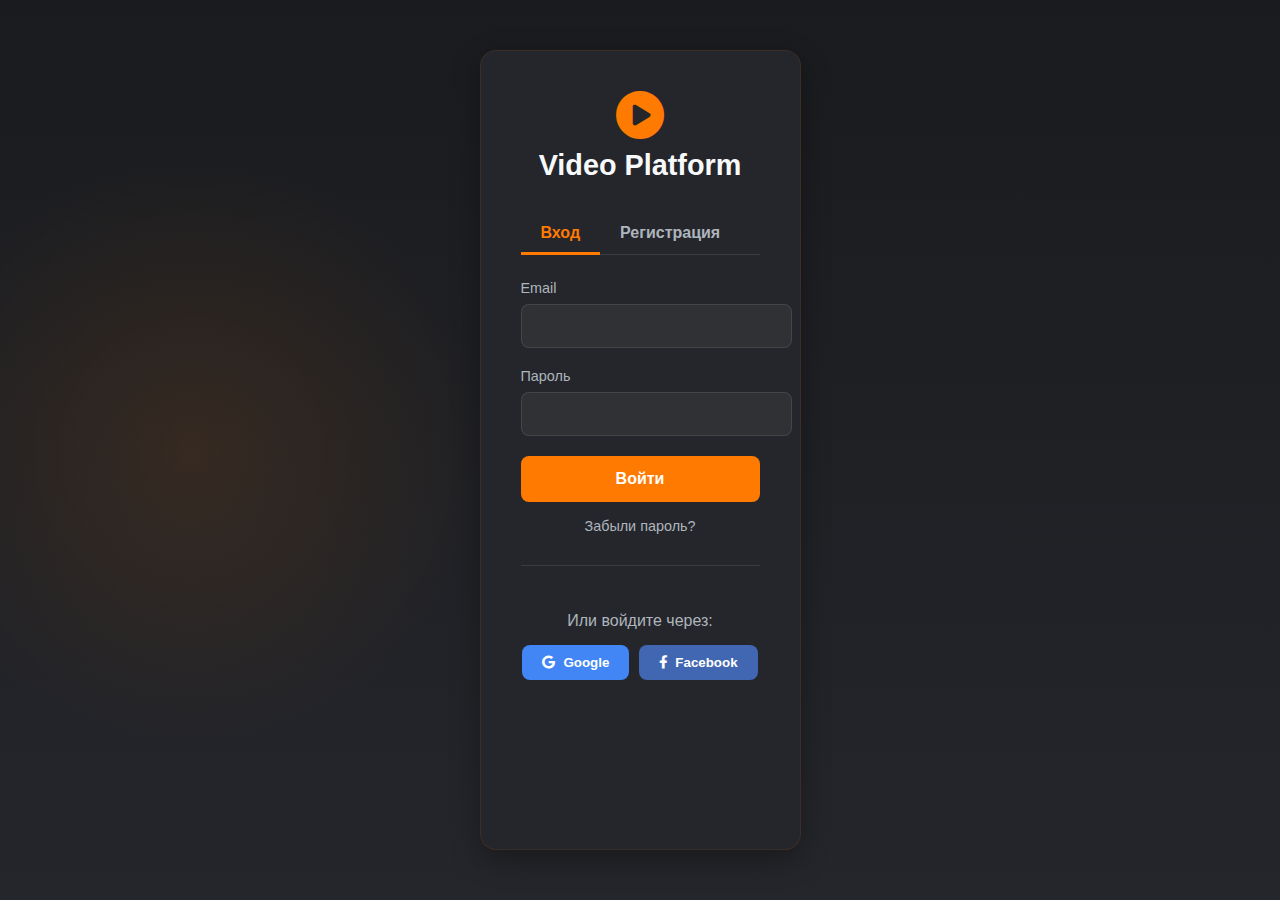
<file: auth.html>
<!DOCTYPE html>
<html lang="en">
<head>
    <meta charset="UTF-8">
    <meta name="viewport" content="width=device-width, initial-scale=1.0">
    <title>Authorization | Video Platform</title>
    <link rel="stylesheet" href="https://cdnjs.cloudflare.com/ajax/libs/font-awesome/6.0.0/css/all.min.css">
    <link rel="stylesheet" href="style.css">
    <style>
        .auth-container {
            max-width: 450px;
            margin: 50px auto;
            padding: 40px;
            background: var(--secondary-bg);
            border-radius: 16px;
            box-shadow: 0 10px 30px rgba(0, 0, 0, 0.3);
            border: 1px solid rgba(255, 122, 0, 0.1);
        }
        
        .auth-logo {
            text-align: center;
            margin-bottom: 30px;
        }
        
        .auth-logo i {
            font-size: 3rem;
            color: var(--accent-color);
        }
        
        .auth-logo h1 {
            margin: 10px 0 0;
            font-size: 1.8rem;
        }
        
        .auth-tabs {
            display: flex;
            margin-bottom: 25px;
            border-bottom: 1px solid rgba(255,255,255,0.1);
        }
        
        .tab {
            padding: 12px 20px;
            cursor: pointer;
            color: var(--text-secondary);
            font-weight: 600;
            position: relative;
            transition: all 0.3s;
        }
        
        .tab.active {
            color: var(--accent-color);
        }
        
        .tab.active::after {
            content: '';
            position: absolute;
            bottom: -1px;
            left: 0;
            width: 100%;
            height: 3px;
            background: var(--accent-color);
        }
        
        .auth-form {
            display: none;
            margin-bottom: 25px;
        }
        
        .auth-form.active {
            display: block;
        }
        
        .form-group {
            margin-bottom: 20px;
        }
        
        .form-group label {
            display: block;
            margin-bottom: 8px;
            font-size: 0.9rem;
            color: var(--text-secondary);
        }
        
        .form-group input {
            width: 100%;
            padding: 12px 15px;
            background: rgba(255,255,255,0.05);
            border: 1px solid rgba(255,255,255,0.1);
            border-radius: 8px;
            color: var(--text-primary);
            font-size: 1rem;
            transition: all 0.3s;
        }
        
        .form-group input:focus {
            outline: none;
            border-color: var(--accent-color);
            box-shadow: 0 0 0 3px rgba(255,122,0,0.1);
        }
        
        .auth-btn {
            width: 100%;
            padding: 14px;
            background: var(--accent-color);
            color: white;
            border: none;
            border-radius: 8px;
            font-size: 1rem;
            font-weight: 600;
            cursor: pointer;
            transition: all 0.3s;
        }
        
        .auth-btn:hover {
            background: var(--accent-hover);
        }
        
        .auth-links {
            text-align: center;
            margin-top: 15px;
        }
        
        .auth-links a {
            color: var(--text-secondary);
            font-size: 0.9rem;
            text-decoration: none;
            transition: color 0.3s;
        }
        
        .auth-links a:hover {
            color: var(--accent-color);
        }
        
        .auth-social {
            text-align: center;
            margin-top: 30px;
            padding-top: 30px;
            border-top: 1px solid rgba(255,255,255,0.1);
        }
        
        .auth-social p {
            color: var(--text-secondary);
            margin-bottom: 15px;
        }
        
        .social-buttons {
            display: flex;
            gap: 10px;
            justify-content: center;
        }
        
        .social-btn {
            padding: 10px 20px;
            border-radius: 8px;
            border: none;
            font-weight: 600;
            cursor: pointer;
            display: flex;
            align-items: center;
            gap: 8px;
            transition: all 0.3s;
        }
        
        .social-btn.google {
            background: #4285F4;
            color: white;
        }
        
        .social-btn.facebook {
            background: #4267B2;
            color: white;
        }
        
        .social-btn:hover {
            opacity: 0.9;
        }
        
        @keyframes fadeIn {
            from { opacity: 0; transform: translateY(10px); }
            to { opacity: 1; transform: translateY(0); }
        }
        
        .auth-form {
            animation: fadeIn 0.4s ease;
        }
        
        @media (max-width: 576px) {
            .auth-container {
                padding: 25px;
            }
            
            .social-buttons {
                flex-direction: column;
            }
            
            .social-btn {
                justify-content: center;
            }
        }
    </style>
</head>
<body>
    <div class="auth-container">
        <div class="auth-logo">
            <i class="fas fa-play-circle"></i>
            <h1>Video Platform</h1>
        </div>
        
        <div class="auth-tabs">
            <div class="tab active" data-tab="login">Вход</div>
            <div class="tab" data-tab="register">Регистрация</div>
        </div>
        
        <form id="login-form" class="auth-form active">
            <div class="form-group">
                <label for="login-email">Email</label>
                <input type="email" id="login-email" required>
            </div>
            <div class="form-group">
                <label for="login-password">Пароль</label>
                <input type="password" id="login-password" required>
            </div>
            <button type="submit" class="auth-btn">Войти</button>
            <div class="auth-links">
                <a href="#" id="forgot-password">Забыли пароль?</a>
            </div>
        </form>
        
        <form id="register-form" class="auth-form">
            <div class="form-group">
                <label for="register-username">Имя пользователя</label>
                <input type="text" id="register-username" required>
            </div>
            <div class="form-group">
                <label for="register-email">Email</label>
                <input type="email" id="register-email" required>
            </div>
            <div class="form-group">
                <label for="register-password">Пароль</label>
                <input type="password" id="register-password" minlength="6" required>
            </div>
            <div class="form-group">
                <label for="register-confirm">Подтвердите пароль</label>
                <input type="password" id="register-confirm" required>
            </div>
            <button type="submit" class="auth-btn">Зарегистрироваться</button>
        </form>
        
        <div class="auth-social">
            <p>Или войдите через:</p>
            <div class="social-buttons">
                <button class="social-btn google">
                    <i class="fab fa-google"></i> Google
                </button>
                <button class="social-btn facebook">
                    <i class="fab fa-facebook-f"></i> Facebook
                </button>
            </div>
        </div>
    </div>

    <script src="auth.js"></script>
</body>
</html>
</file>
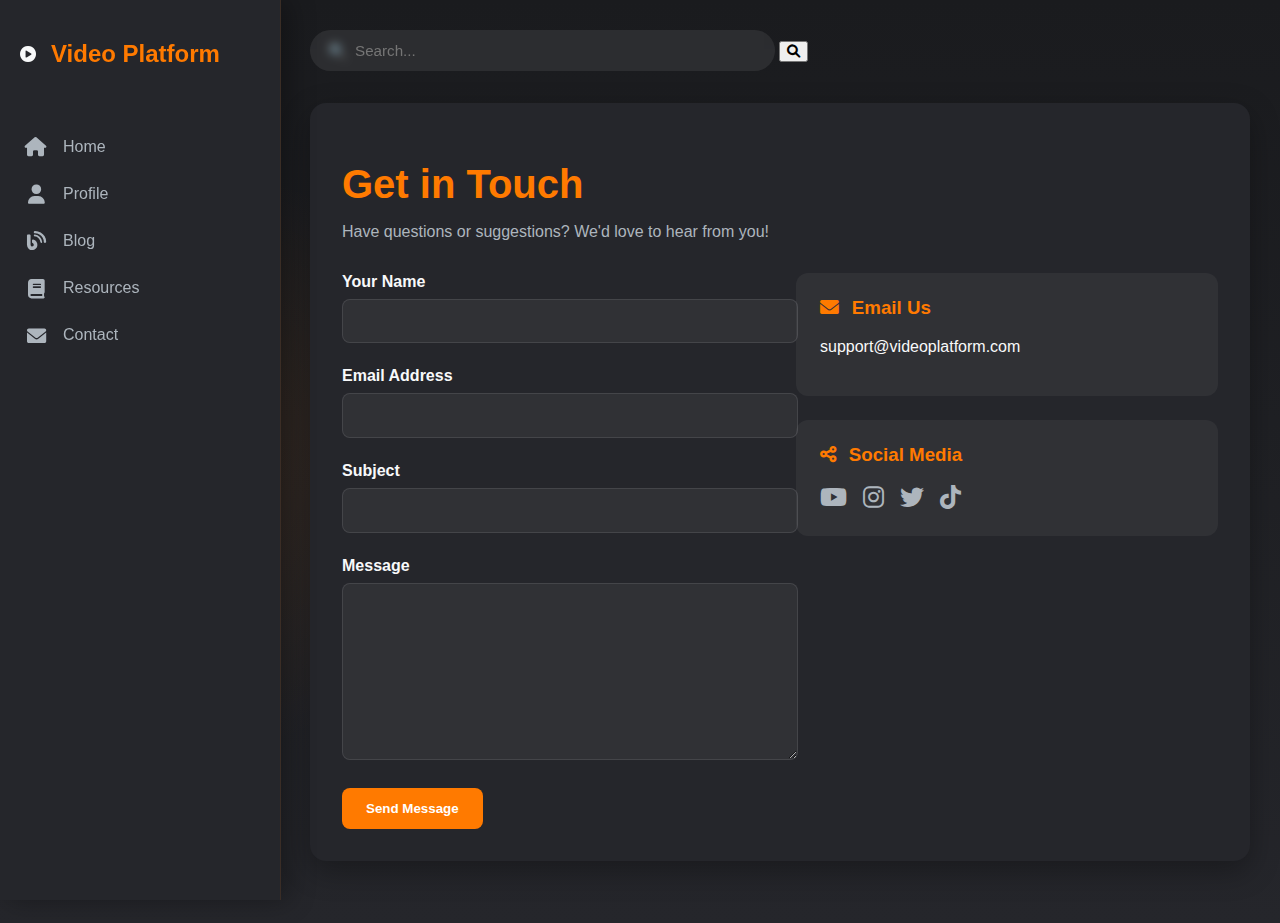
<file: contact.html>
<!DOCTYPE html>
<html lang="en">
<head>
    <meta charset="UTF-8">
    <meta name="viewport" content="width=device-width, initial-scale=1.0">
    <title>Contact | Video Platform</title>
    <link rel="stylesheet" href="https://cdnjs.cloudflare.com/ajax/libs/font-awesome/6.0.0/css/all.min.css">
    <link rel="stylesheet" href="style.css">
    <link rel="stylesheet" href="contact.css">
</head>
<body>
    <div class="sidebar" id="sidebar">
        <div class="sidebar" id="sidebar">
    <div class="logo">
        <i class="fas fa-play-circle logo-icon"></i>
        <h2>Video Platform</h2>
    </div>
    <nav class="navbar">
        <a href="index.html" class="nav-link"><i class="fas fa-home"></i><span>Home</span></a>
        <a href="profile.html" class="nav-link"><i class="fas fa-user"></i><span>Profile</span></a>
        <a href="blog.html" class="nav-link"><i class="fas fa-blog"></i><span>Blog</span></a>
        <a href="resources.html" class="nav-link"><i class="fas fa-book"></i><span>Resources</span></a>
        <a href="contact.html" class="nav-link"><i class="fas fa-envelope"></i><span>Contact</span></a>
    </nav>
</div>
    </div>

    <div class="main-content">
        <header>
            <div class="search-bar">
                <input type="text" placeholder="Search...">
                <button class="search-btn"><i class="fas fa-search"></i></button>
            </div>
        </header>

        <div class="contact-container">
            <div class="contact-header">
                <h1>Get in Touch</h1>
                <p>Have questions or suggestions? We'd love to hear from you!</p>
            </div>

            <div class="contact-grid">
                <div class="contact-form-container">
                    <form class="contact-form">
                        <div class="form-group">
                            <label for="name">Your Name</label>
                            <input type="text" id="name" required>
                        </div>
                        <div class="form-group">
                            <label for="email">Email Address</label>
                            <input type="email" id="email" required>
                        </div>
                        <div class="form-group">
                            <label for="subject">Subject</label>
                            <input type="text" id="subject">
                        </div>
                        <div class="form-group">
                            <label for="message">Message</label>
                            <textarea id="message" rows="5" required></textarea>
                        </div>
                        <button type="submit" class="submit-btn">Send Message</button>
                    </form>
                </div>

                <div class="contact-info">
                    <div class="info-card">
                        <h3><i class="fas fa-envelope"></i> Email Us</h3>
                        <p>support@videoplatform.com</p>
                    </div>
                    <div class="info-card">
                        <h3><i class="fas fa-share-alt"></i> Social Media</h3>
                        <div class="social-links">
                            <a href="#"><i class="fab fa-youtube"></i></a>
                            <a href="#"><i class="fab fa-instagram"></i></a>
                            <a href="#"><i class="fab fa-twitter"></i></a>
                            <a href="#"><i class="fab fa-tiktok"></i></a>
                        </div>
                    </div>
                </div>
            </div>
        </div>
    </div>

    <script src="contact.js"></script>
</body>
</html>
</file>
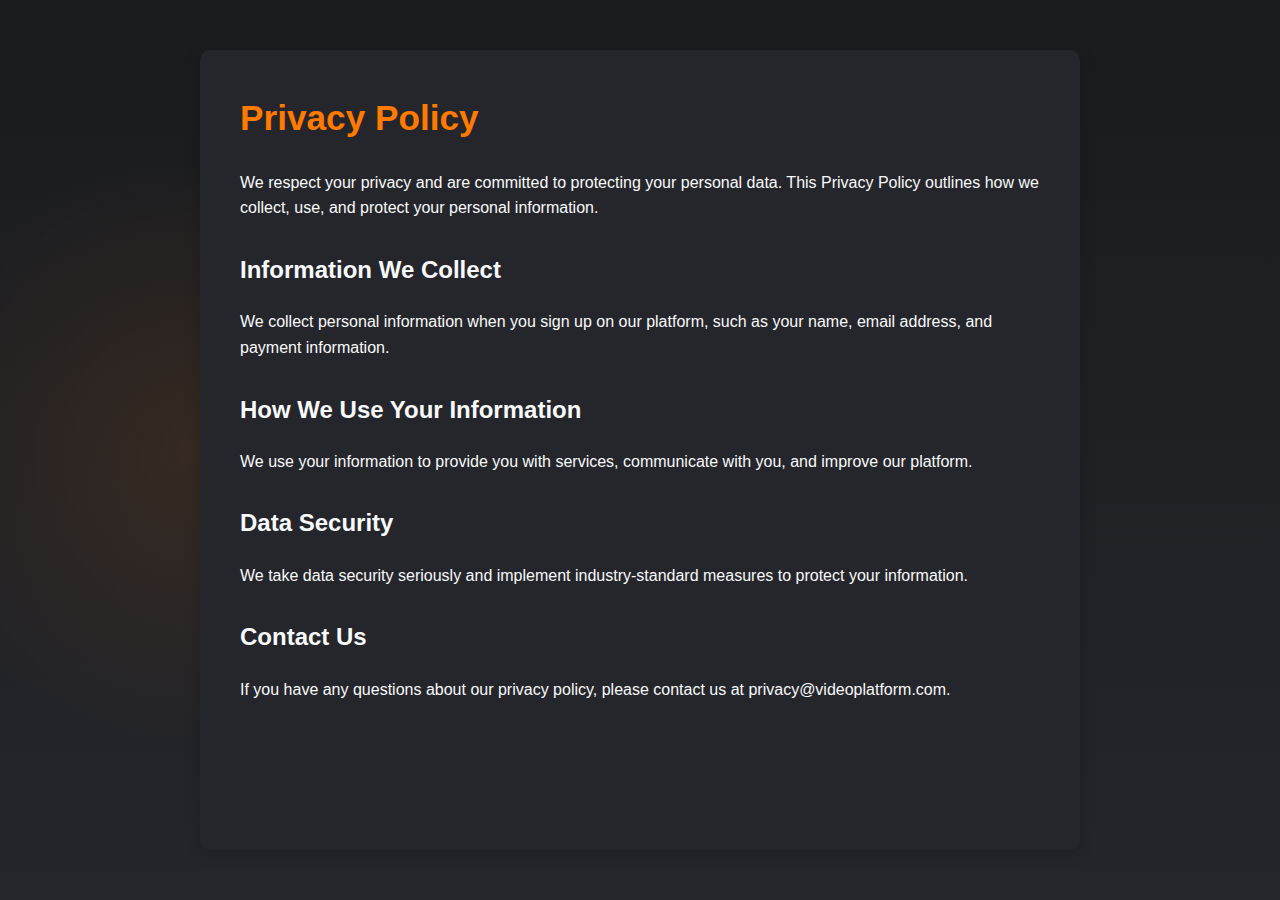
<file: privacy-policy.html>
<!DOCTYPE html>
<html lang="en">
<head>
    <meta charset="UTF-8">
    <meta name="viewport" content="width=device-width, initial-scale=1.0">
    <title>Privacy Policy</title>
    <link rel="stylesheet" href="privacy-policy.css">
</head>
<body>
    <div class="content-container">
        <h1>Privacy Policy</h1>
        <p>We respect your privacy and are committed to protecting your personal data. This Privacy Policy outlines how we collect, use, and protect your personal information.</p>
        <h2>Information We Collect</h2>
        <p>We collect personal information when you sign up on our platform, such as your name, email address, and payment information.</p>
        <h2>How We Use Your Information</h2>
        <p>We use your information to provide you with services, communicate with you, and improve our platform.</p>
        <h2>Data Security</h2>
        <p>We take data security seriously and implement industry-standard measures to protect your information.</p>
        <h2>Contact Us</h2>
        <p>If you have any questions about our privacy policy, please contact us at privacy@videoplatform.com.</p>
    </div>
</body>
<link rel="stylesheet" href="https://cdnjs.cloudflare.com/ajax/libs/font-awesome/6.0.0/css/all.min.css">
</html>
</file>
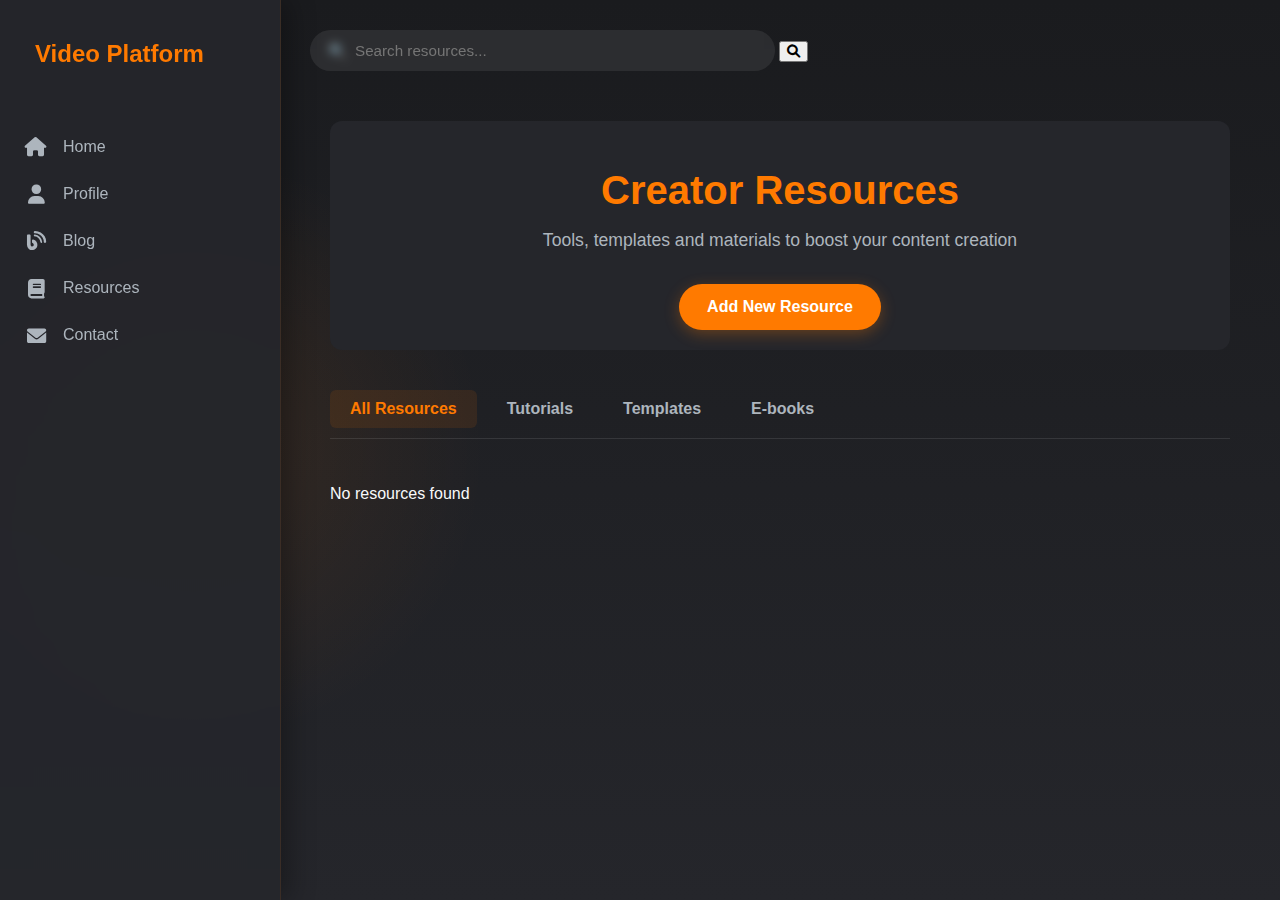
<file: resources.html>
<!DOCTYPE html>
<html lang="en">
<head>
    <meta charset="UTF-8">
    <meta name="viewport" content="width=device-width, initial-scale=1.0">
    <title>Resources | Video Platform</title>
    <link rel="stylesheet" href="https://cdnjs.cloudflare.com/ajax/libs/font-awesome/6.0.0/css/all.min.css">
    <link rel="stylesheet" href="style.css">
    <link rel="stylesheet" href="resources.css">
</head>
<body>
    <div class="sidebar" id="sidebar">
        <div class="logo">
            <h2>Video Platform</h2>
        </div>
        <nav class="navbar">
            <a href="index.html" class="nav-link"><i class="fas fa-home"></i><span>Home</span></a>
            <a href="profile.html" class="nav-link"><i class="fas fa-user"></i><span>Profile</span></a>
            <a href="blog.html" class="nav-link"><i class="fas fa-blog"></i><span>Blog</span></a>
            <a href="resources.html" class="nav-link active"><i class="fas fa-book"></i><span>Resources</span></a>
            <a href="contact.html" class="nav-link"><i class="fas fa-envelope"></i><span>Contact</span></a>
        </nav>
    </div>

    <div class="main-content">
        <header>
            <div class="search-bar">
                <input type="text" placeholder="Search resources...">
                <button class="search-btn"><i class="fas fa-search"></i></button>
            </div>
        </header>

        <div class="resources-container">
            <div class="resources-header">
                <h1>Creator Resources</h1>
                <p>Tools, templates and materials to boost your content creation</p>
                <button id="add-resource-btn" class="btn-primary">Add New Resource</button>
            </div>

            <div class="add-resource-form" id="add-resource-form" style="display: none;">
                <h2>Add New Resource</h2>
                <form id="resource-form">
                    <div class="form-group">
                        <label for="resource-title">Title</label>
                        <input type="text" id="resource-title" required>
                    </div>
                    <div class="form-group">
                        <label for="resource-url">URL</label>
                        <input type="url" id="resource-url" placeholder="https://" required>
                    </div>
                    <div class="form-group">
                        <label for="resource-category">Category</label>
                        <select id="resource-category" required>
                            <option value="">Select category</option>
                            <option value="Tutorials">Tutorials</option>
                            <option value="Templates">Templates</option>
                            <option value="E-books">E-books</option>
                            <option value="Tools">Tools</option>
                        </select>
                    </div>
                    <div class="form-actions">
                        <button type="button" id="cancel-resource" class="btn-secondary">Cancel</button>
                        <button type="submit" class="btn-primary">Save Resource</button>
                    </div>
                </form>
            </div>

            <div class="resources-tabs">
                <div class="tab active" data-tab="all">All Resources</div>
                <div class="tab" data-tab="tutorials">Tutorials</div>
                <div class="tab" data-tab="templates">Templates</div>
                <div class="tab" data-tab="ebooks">E-books</div>
            </div>

            <div class="resources-grid" id="resources-grid">
            </div>
        </div>
    </div>

    <script src="resources.js"></script>
</body>
</html>
</file>
<file: style.css>
:root {
    --primary-bg: #1a1b1e;
    --secondary-bg: #25262b;
    --accent-color: #FF7A00;
    --accent-hover: #FF922B;
    --text-primary: #f8f9fa;
    --text-secondary: #adb5bd;
    --sidebar-width: 280px;
    --sidebar-collapsed: 80px;
    --transition-speed: 0.4s;
  }
  
  body {
    font-family: 'Segoe UI', Roboto, sans-serif;
    margin: 0;
    padding: 0;
    background-color: var(--primary-bg);
    color: var(--text-primary);
    display: flex;
    min-height: 100vh;
    background-image: 
      radial-gradient(circle at 15% 50%, rgba(255, 122, 0, 0.1) 0%, transparent 25%),
      linear-gradient(to bottom, #1a1b1e, #25262b);
  }
  
  .sidebar {
    width: var(--sidebar-collapsed);
    height: 100vh;
    background: rgba(37, 38, 43, 0.95);
    backdrop-filter: blur(12px);
    position: fixed;
    transition: all var(--transition-speed) ease;
    overflow: hidden;
    z-index: 100;
    border-right: 1px solid rgba(255, 122, 0, 0.1);
    box-shadow: 4px 0 15px rgba(0, 0, 0, 0.2);
  }
  
  .sidebar > *:not(.logo) {
    opacity: 0;
    transition: opacity var(--transition-speed) ease;
    pointer-events: none;
  }
  
  .sidebar .nav-link span {
    display: none;
  }
  
  .sidebar .logo h2 {
    display: none;
  }
  
  .sidebar:hover {
    width: var(--sidebar-width);
    box-shadow: 8px 0 25px rgba(0, 0, 0, 0.3);
  }
  
  .sidebar:hover > *:not(.logo) {
    opacity: 1;
    pointer-events: auto;
  }
  
  .sidebar:hover .nav-link span {
    display: inline;
  }
  
  .sidebar:hover .logo h2 {
    display: block;
    opacity: 1;
    transform: translateX(0);
  }
  
  .logo {
    padding: 24px 20px;
    display: flex;
    align-items: center;
    position: relative;
    overflow: hidden;
    white-space: nowrap;
    height: 60px;
  }
  
  .logo h2 {
    color: var(--accent-color);
    margin: 0 0 0 15px;
    font-size: 1.5rem;
    font-weight: 700;
    opacity: 0;
    transform: translateX(-20px);
    transition: 
      opacity var(--transition-speed) ease,
      transform var(--transition-speed) ease;
  }
  
  .navbar {
    padding: 15px 0;
  }
  
  .nav-link {
    display: flex;
    align-items: center;
    padding: 14px 24px;
    color: var(--text-secondary);
    text-decoration: none;
    transition: all 0.3s ease;
    position: relative;
    white-space: nowrap;
  }
  
  .nav-link i {
    min-width: 24px;
    text-align: center;
    font-size: 1.2rem;
  }
  
  .nav-link span {
    margin-left: 15px;
    transition: opacity var(--transition-speed) ease;
  }
  
  .nav-link:hover {
    color: var(--text-primary);
    background: rgba(255, 122, 0, 0.08);
  }
  
  .nav-link::before {
    content: '';
    position: absolute;
    left: 0;
    top: 0;
    height: 100%;
    width: 3px;
    background: var(--accent-color);
    transform: scaleY(0);
    transition: transform 0.3s ease;
  }
  
  .nav-link:hover::before {
    transform: scaleY(1);
  }
  
  .main-content {
    margin-left: var(--sidebar-collapsed);
    padding: 30px;
    width: calc(100% - var(--sidebar-collapsed));
    transition: margin-left var(--transition-speed) ease;
  }
  
  .sidebar:hover ~ .main-content {
    margin-left: var(--sidebar-width);
    width: calc(100% - var(--sidebar-width));
  }
  
  .search-bar {
    position: relative;
    margin-bottom: 30px;
  }
  
  .search-bar input {
    padding: 12px 20px 12px 45px;
    border: none;
    border-radius: 30px;
    background: rgba(255, 255, 255, 0.08);
    color: var(--text-primary);
    width: 100%;
    max-width: 400px;
    font-size: 0.95rem;
    transition: all 0.3s ease;
    backdrop-filter: blur(5px);
  }
  
  .search-bar input:focus {
    outline: none;
    background: rgba(255, 255, 255, 0.12);
    box-shadow: 0 0 0 2px rgba(255, 122, 0, 0.3);
  }
  
  .search-bar::before {
    content: '🔍';
    position: absolute;
    left: 18px;
    top: 50%;
    transform: translateY(-50%);
    opacity: 0.6;
  }
  
  .video-grid {
    display: grid;
    grid-template-columns: repeat(auto-fill, minmax(280px, 1fr));
    gap: 24px;
  }
  
  .video-item {
    background: var(--secondary-bg);
    border-radius: 12px;
    overflow: hidden;
    transition: all 0.3s ease;
    position: relative;
    box-shadow: 0 4px 6px rgba(0, 0, 0, 0.1);
  }
  
  .video-item:hover {
    transform: translateY(-8px);
    box-shadow: 0 12px 20px rgba(0, 0, 0, 0.2);
  }
  
  .video-item::after {
    content: '';
    position: absolute;
    top: 0;
    left: 0;
    width: 100%;
    height: 100%;
    background: linear-gradient(to top, rgba(0,0,0,0.7) 0%, transparent 30%);
    opacity: 0;
    transition: opacity 0.3s ease;
  }
  
  .video-item:hover::after {
    opacity: 1;
  }
  
  .video-item iframe {
    width: 100%;
    height: 160px;
    border: none;
    display: block;
  }
  
  .video-item p {
    padding: 16px;
    margin: 0;
    font-weight: 500;
    position: relative;
    z-index: 1;
  }
  
  .menu-toggle {
    position: fixed;
    bottom: 30px;
    left: 20px;
    width: 40px;
    height: 40px;
    background: var(--accent-color);
    border-radius: 50%;
    display: flex;
    align-items: center;
    justify-content: center;
    cursor: pointer;
    z-index: 101;
    box-shadow: 0 4px 12px rgba(255, 122, 0, 0.3);
    transition: all 0.3s ease;
    opacity: 0;
    transform: translateX(-20px);
    color: white;
    font-size: 18px;
    border: none;
    outline: none;
  }
  
  .menu-toggle:hover {
    background: var(--accent-hover);
    transform: scale(1.1) translateX(-20px);
  }
  
  body:hover .menu-toggle {
    opacity: 1;
    transform: translateX(0);
  }
  
  .sidebar.force-open {
    width: var(--sidebar-width) !important;
  }
  
  .sidebar-overlay {
    display: none;
  }
  
  @media (max-width: 768px) {
    .sidebar {
      transform: translateX(-100%);
      width: var(--sidebar-width) !important;
    }
    
    .sidebar.force-open {
      transform: translateX(0);
    }
    
    .main-content {
      margin-left: 0 !important;
      width: 100% !important;
    }
    
    .sidebar-overlay {
      display: block;
    }
  }

.user-header {
    display: flex;
    justify-content: space-between;
    align-items: center;
    background: var(--secondary-bg);
    padding: 20px;
    border-radius: 12px;
    margin-bottom: 30px;
    border: 1px solid rgba(255, 122, 0, 0.1);
}

.user-info {
    display: flex;
    align-items: center;
    gap: 20px;
}

.user-info img {
    width: 80px;
    height: 80px;
    border-radius: 50%;
    object-fit: cover;
    border: 3px solid var(--accent-color);
}

.logout-btn {
    background: rgba(231, 76, 60, 0.1);
    color: #e74c3c;
    border: none;
    padding: 10px 20px;
    border-radius: 8px;
    cursor: pointer;
    display: flex;
    align-items: center;
    gap: 8px;
    transition: all 0.3s;
}

.logout-btn:hover {
    background: rgba(231, 76, 60, 0.2);
}

.comment-avatar {
    width: 50px;
    height: 50px;
    border-radius: 50%;
    object-fit: cover;
    margin-right: 15px;
}

.comment-input-container {
    flex: 1;
}

.comment-actions {
    display: flex;
    justify-content: flex-end;
    gap: 10px;
    margin-top: 10px;
}

.cancel-btn {
    background: rgba(255,255,255,0.05);
    border: 1px solid rgba(255,255,255,0.1);
}

.submit-btn {
    background: var(--accent-color);
    color: white;
}

.post-video-fallback {
    padding: 20px;
    background: rgba(255,122,0,0.1);
    border-radius: 8px;
    margin-top: 15px;
    text-align: center;
}

.video-link {
    color: var(--accent-color);
    text-decoration: none;
    font-weight: 600;
    margin-top: 10px;
    display: inline-block;
}
</file>
<file: contact.css>
.contact-container {
    max-width: 1200px;
    margin: 2rem auto;
    padding: 2rem;
    background: var(--secondary-bg);
    border-radius: 16px;
    box-shadow: 0 10px 30px rgba(0, 0, 0, 0.3);
}

.contact-header h1 {
    font-size: 2.5rem;
    color: var(--accent-color);
    margin-bottom: 0.5rem;
}

.contact-header p {
    color: var(--text-secondary);
    margin-bottom: 2rem;
}

.contact-grid {
    display: grid;
    grid-template-columns: 1fr 1fr;
    gap: 2rem;
}

.contact-form .form-group {
    margin-bottom: 1.5rem;
}

.contact-form label {
    display: block;
    margin-bottom: 0.5rem;
    color: var(--text-primary);
    font-weight: 600;
}

.contact-form input,
.contact-form textarea {
    width: 100%;
    padding: 0.8rem 1rem;
    background: rgba(255,255,255,0.05);
    border: 1px solid rgba(255,255,255,0.1);
    border-radius: 8px;
    color: var(--text-primary);
    font-size: 0.95rem;
}

.contact-form textarea {
    min-height: 150px;
    resize: vertical;
}

.submit-btn {
    background: var(--accent-color);
    color: white;
    border: none;
    padding: 0.8rem 1.5rem;
    border-radius: 8px;
    font-weight: 600;
    cursor: pointer;
    transition: background 0.3s;
}

.submit-btn:hover {
    background: var(--accent-hover);
}

.info-card {
    background: rgba(255,255,255,0.05);
    border-radius: 12px;
    padding: 1.5rem;
    margin-bottom: 1.5rem;
}

.info-card h3 {
    display: flex;
    align-items: center;
    gap: 0.8rem;
    margin-top: 0;
    color: var(--accent-color);
}

.social-links {
    display: flex;
    gap: 1rem;
    margin-top: 1rem;
}

.social-links a {
    color: var(--text-secondary);
    font-size: 1.5rem;
    transition: color 0.3s;
}

.social-links a:hover {
    color: var(--accent-color);
}

@media (max-width: 768px) {
    .contact-grid {
        grid-template-columns: 1fr;
    }
}
</file>
<file: privacy-policy.css>
@import url('style.css');

.content-container {
  max-width: 800px;
  margin: 50px auto;
  padding: 40px;
  background-color: var(--secondary-bg);
  border-radius: 10px;
  box-shadow: 0 4px 15px rgba(0, 0, 0, 0.2);
  line-height: 1.6;
}

.content-container h1 {
  color: var(--accent-color);
  margin-top: 0;
  font-size: 2.2rem;
}

.content-container h2 {
  color: var(--text-primary);
  margin-top: 30px;
  font-size: 1.5rem;
}

.content-container p {
  margin-bottom: 20px;
}

.content-container a {
  color: var(--accent-color);
  text-decoration: none;
}

.content-container a:hover {
  text-decoration: underline;
}
</file>
<file: resources.css>
.resources-container {
    max-width: 1200px;
    margin: 0 auto;
    padding: 20px;
}

.resources-header {
    text-align: center;
    margin-bottom: 40px;
    padding: 20px;
    background: var(--secondary-bg);
    border-radius: 12px;
}

.resources-header h1 {
    font-size: 2.5rem;
    color: var(--accent-color);
    margin-bottom: 10px;
}

.resources-header p {
    color: var(--text-secondary);
    font-size: 1.1rem;
}

.add-resource-form {
    background: var(--secondary-bg);
    border-radius: 12px;
    padding: 30px;
    margin-bottom: 40px;
    box-shadow: 0 5px 15px rgba(0,0,0,0.1);
    animation: fadeIn 0.3s ease-out;
}

.add-resource-form h2 {
    margin-top: 0;
    margin-bottom: 20px;
    padding-bottom: 15px;
    border-bottom: 1px solid rgba(255,255,255,0.1);
    color: var(--accent-color);
}

.resources-tabs {
    display: flex;
    gap: 10px;
    margin-bottom: 30px;
    border-bottom: 1px solid rgba(255,255,255,0.1);
    padding-bottom: 10px;
}

.tab {
    padding: 10px 20px;
    border-radius: 6px;
    cursor: pointer;
    font-weight: 600;
    color: var(--text-secondary);
    transition: all 0.3s ease;
}

.tab:hover {
    color: var(--accent-color);
    background: rgba(255,255,255,0.05);
}

.tab.active {
    color: var(--accent-color);
    background: rgba(255,122,0,0.1);
}

.resources-grid {
    display: grid;
    grid-template-columns: repeat(auto-fill, minmax(300px, 1fr));
    gap: 20px;
}

.resource-card {
    background: var(--secondary-bg);
    border-radius: 12px;
    padding: 20px;
    transition: all 0.3s ease;
    box-shadow: 0 4px 6px rgba(0,0,0,0.1);
}

.resource-card:hover {
    transform: translateY(-5px);
    box-shadow: 0 10px 20px rgba(0,0,0,0.2);
}

.resource-icon {
    width: 60px;
    height: 60px;
    background: rgba(255,122,0,0.1);
    border-radius: 50%;
    display: flex;
    align-items: center;
    justify-content: center;
    margin-bottom: 15px;
    color: var(--accent-color);
    font-size: 1.5rem;
}

.resource-card h3 {
    font-size: 1.2rem;
    margin-bottom: 10px;
    color: var(--text-primary);
}

.resource-card p {
    color: var(--text-secondary);
    margin-bottom: 15px;
    line-height: 1.6;
}

.download-btn {
    display: inline-flex;
    align-items: center;
    gap: 8px;
    color: var(--accent-color);
    font-weight: 600;
    text-decoration: none;
    transition: all 0.3s ease;
}

.download-btn:hover {
    color: var(--accent-hover);
    transform: translateX(5px);
}

@media (max-width: 768px) {
    .resources-tabs {
        flex-wrap: wrap;
    }
    
    .resources-grid {
        grid-template-columns: 1fr;
    }
    
    .resources-header h1 {
        font-size: 2rem;
    }
}

@media (max-width: 480px) {
    .resources-container {
        padding: 10px;
    }
    
    .add-resource-form {
        padding: 20px;
    }
    
    .form-actions {
        flex-direction: column;
        gap: 10px;
    }
    
    .btn-secondary,
    .btn-primary {
        width: 100%;
        margin-right: 0;
    }
}

.resource-preview {
    height: 160px;
    background-size: cover;
    background-position: center;
    border-radius: 8px;
    margin-bottom: 15px;
    position: relative;
}

.delete-btn {
    position: absolute;
    top: 10px;
    right: 10px;
    background: rgba(255,0,0,0.7);
    border: none;
    width: 30px;
    height: 30px;
    border-radius: 50%;
    color: white;
    cursor: pointer;
    opacity: 0;
    transition: opacity 0.3s;
}

.resource-card:hover .delete-btn {
    opacity: 1;
}

@keyframes shimmer {
    0% { background-position: -468px 0 }
    100% { background-position: 468px 0 }
}

.loading-card {
    animation: shimmer 1.5s infinite linear;
    background: linear-gradient(to right, #2a2a2a 8%, #3a3a3a 18%, #2a2a2a 33%);
    background-size: 800px 104px;
}

.btn-primary {
    position: relative;
    background: var(--accent-color);
    color: white;
    border: none;
    padding: 14px 28px;
    border-radius: 50px;
    cursor: pointer;
    font-size: 1rem;
    font-weight: 600;
    transition: all 0.4s cubic-bezier(0.175, 0.885, 0.32, 1.275);
    margin-top: 15px;
    box-shadow: 0 4px 15px rgba(255, 122, 0, 0.3);
    overflow: hidden;
}

.btn-primary:hover {
    background: var(--accent-hover);
    transform: translateY(-3px);
    box-shadow: 0 8px 25px rgba(255, 122, 0, 0.4);
}

.btn-primary:active {
    transform: translateY(1px);
}

.btn-primary::before {
    content: '';
    position: absolute;
    top: 0;
    left: -100%;
    width: 100%;
    height: 100%;
    background: linear-gradient(90deg, transparent, rgba(255,255,255,0.2), transparent);
    transition: 0.5s;
}

.btn-primary:hover::before {
    left: 100%;
}

.btn-primary i {
    margin-right: 8px;
    transition: transform 0.3s;
}

.btn-primary:hover i {
    transform: rotate(90deg);
}

@keyframes pulse {
    0% { box-shadow: 0 0 0 0 rgba(255,122,0,0.7); }
    70% { box-shadow: 0 0 0 12px rgba(255,122,0,0); }
    100% { box-shadow: 0 0 0 0 rgba(255,122,0,0); }
}

.pulse-effect {
    animation: pulse 2s infinite;
}

.plus-icon {
    display: inline-block;
    width: 18px;
    height: 18px;
    position: relative;
    margin-right: 8px;
    vertical-align: middle;
}

.plus-icon::before,
.plus-icon::after {
    content: '';
    position: absolute;
    background: white;
    transition: all 0.3s;
}

.plus-icon::before {
    width: 100%;
    height: 2px;
    top: 50%;
    transform: translateY(-50%);
}

.plus-icon::after {
    width: 2px;
    height: 100%;
    left: 50%;
    transform: translateX(-50%);
}

.btn-primary:hover .plus-icon::after {
    transform: translateX(-50%) rotate(90deg);
}

.btn-gradient {
    background: linear-gradient(45deg, var(--accent-color), #FF9500);
    border: none;
}

.btn-border {
    background: transparent;
    color: var(--accent-color);
    border: 2px solid var(--accent-color);
    transition: all 0.3s;
}

.btn-border:hover {
    background: var(--accent-color);
    color: white;
}

.fab-btn {
    position: fixed;
    bottom: 30px;
    right: 30px;
    width: 60px;
    height: 60px;
    border-radius: 50%;
    font-size: 1.5rem;
    box-shadow: 0 4px 20px rgba(0,0,0,0.2);
    z-index: 100;
}

.btn-secondary {
    position: relative;
    background: transparent;
    color: var(--accent-color);
    border: 2px solid var(--accent-color);
    padding: 12px 24px;
    border-radius: 50px;
    cursor: pointer;
    font-size: 1rem;
    font-weight: 600;
    transition: all 0.4s cubic-bezier(0.175, 0.885, 0.32, 1.275);
    overflow: hidden;
    margin-right: 15px;
}

.btn-secondary:hover {
    background: rgba(255, 122, 0, 0.08);
    transform: translateY(-2px);
    box-shadow: 0 4px 8px rgba(255, 122, 0, 0.1);
}

.btn-secondary:active {
    transform: translateY(1px);
}

.btn-secondary::after {
    content: '';
    position: absolute;
    top: 50%;
    left: 50%;
    width: 5px;
    height: 5px;
    background: rgba(255, 122, 0, 0.2);
    opacity: 0;
    border-radius: 100%;
    transform: scale(1, 1) translate(-50%, -50%);
    transform-origin: 50% 50%;
}

.btn-secondary:focus:not(:active)::after {
    animation: ripple 0.6s ease-out;
}

@keyframes ripple {
    0% {
        transform: scale(0, 0);
        opacity: 0.5;
    }
    100% {
        transform: scale(20, 20);
        opacity: 0;
    }
}

.btn-secondary i {
    margin-right: 8px;
    transition: transform 0.3s;
}

.btn-secondary:hover i {
    transform: translateX(-3px);
}
</file>
